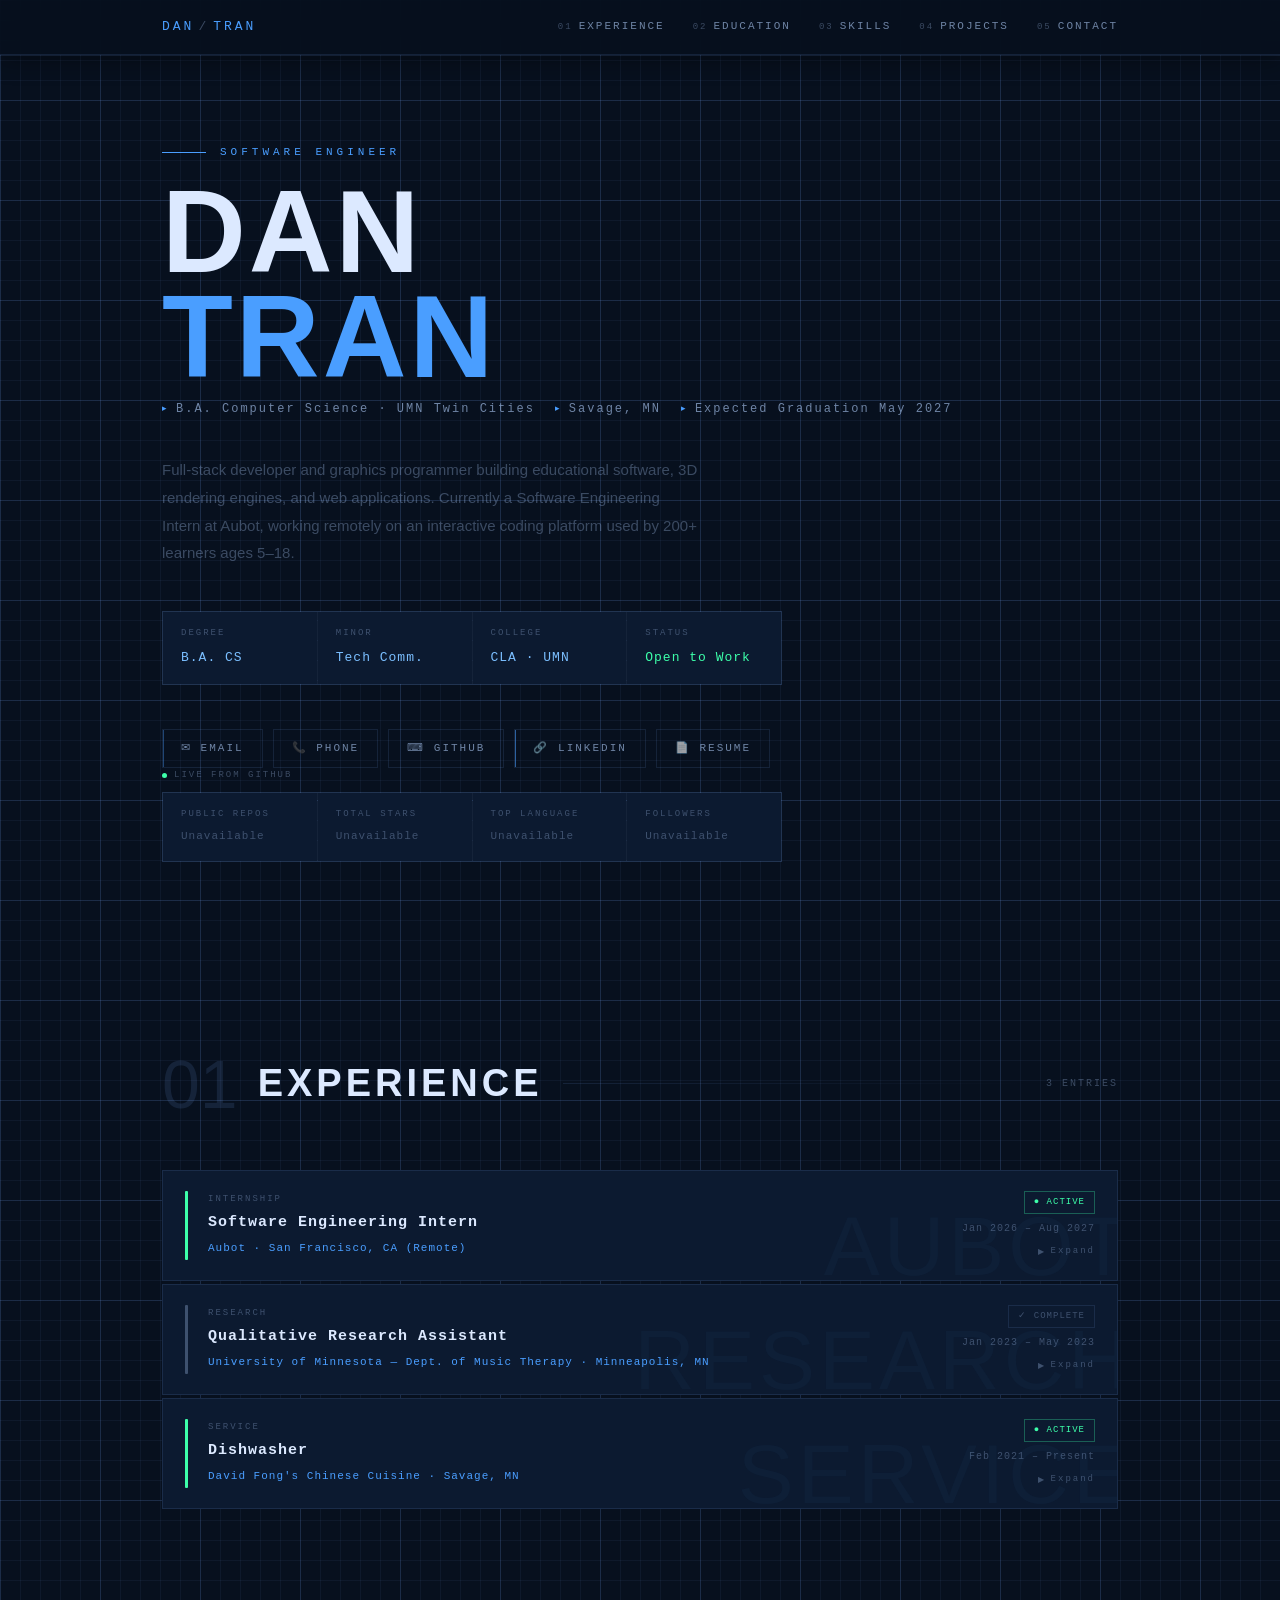
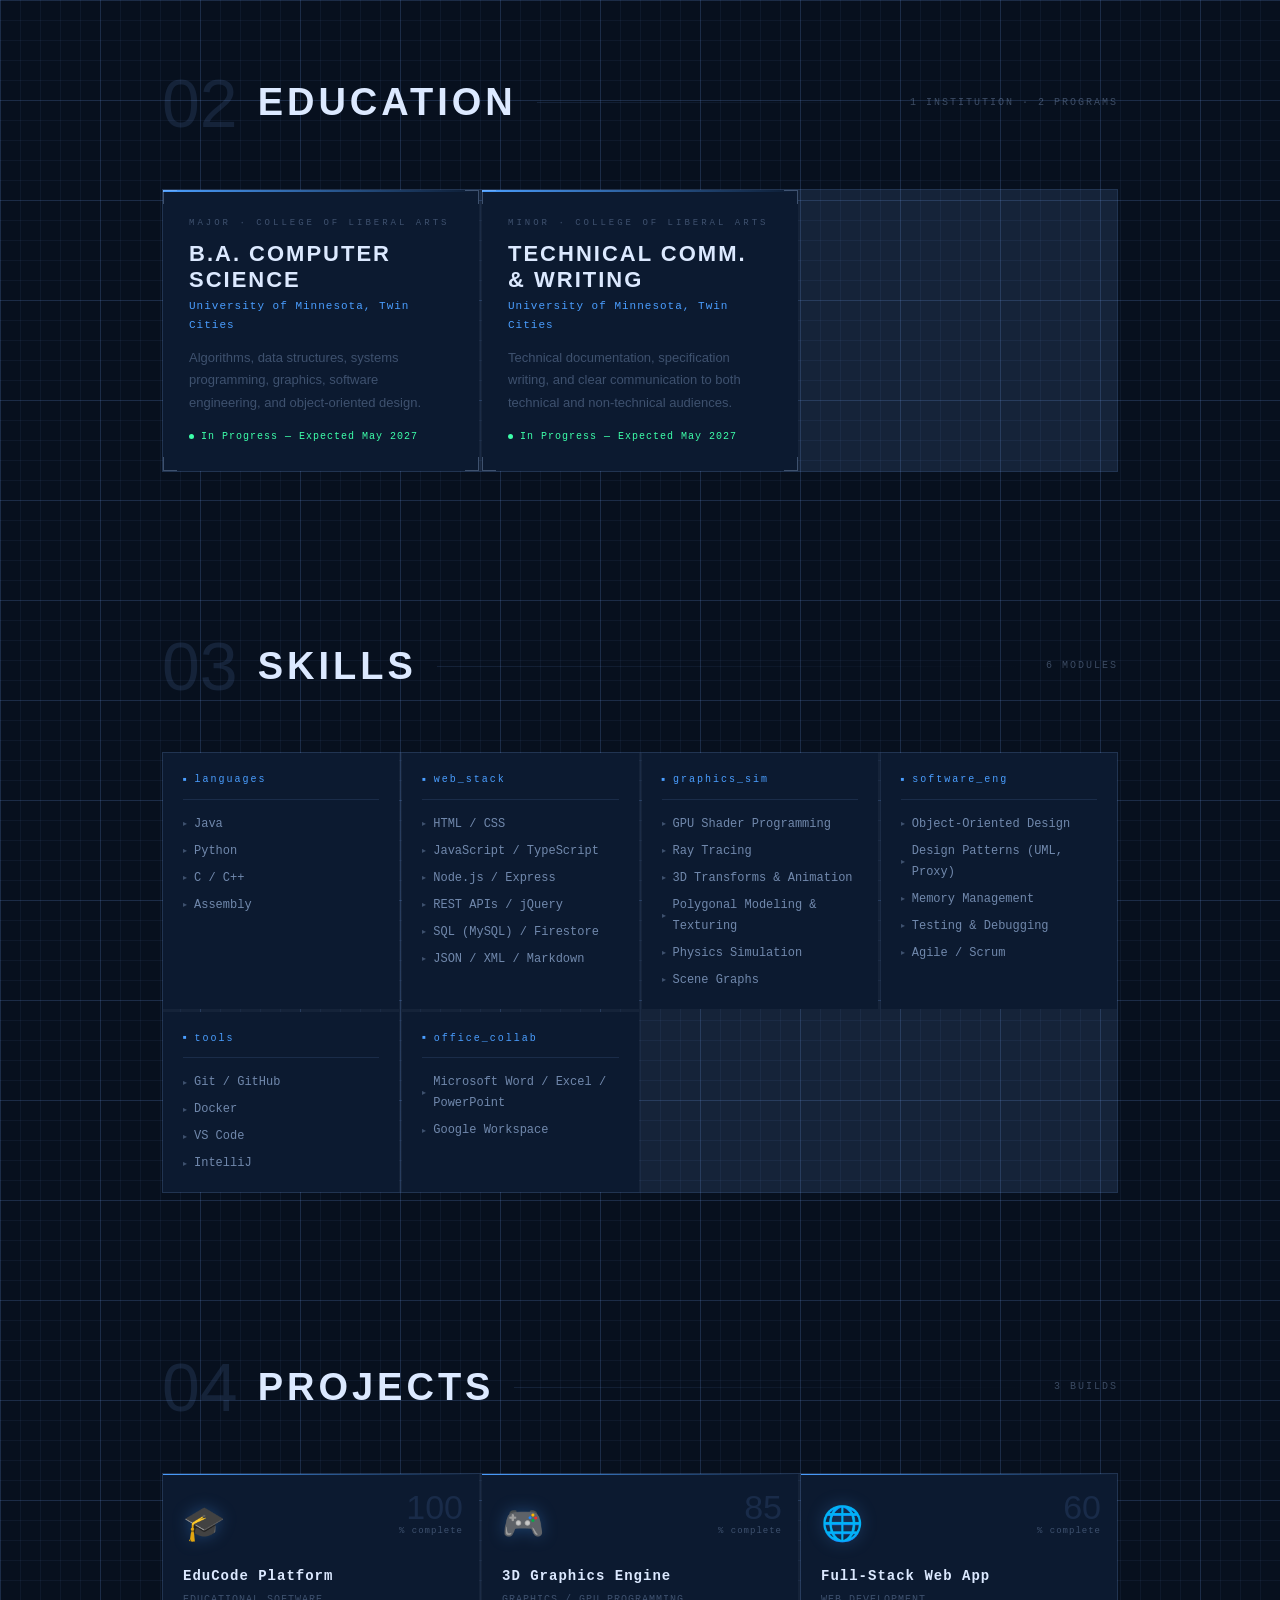
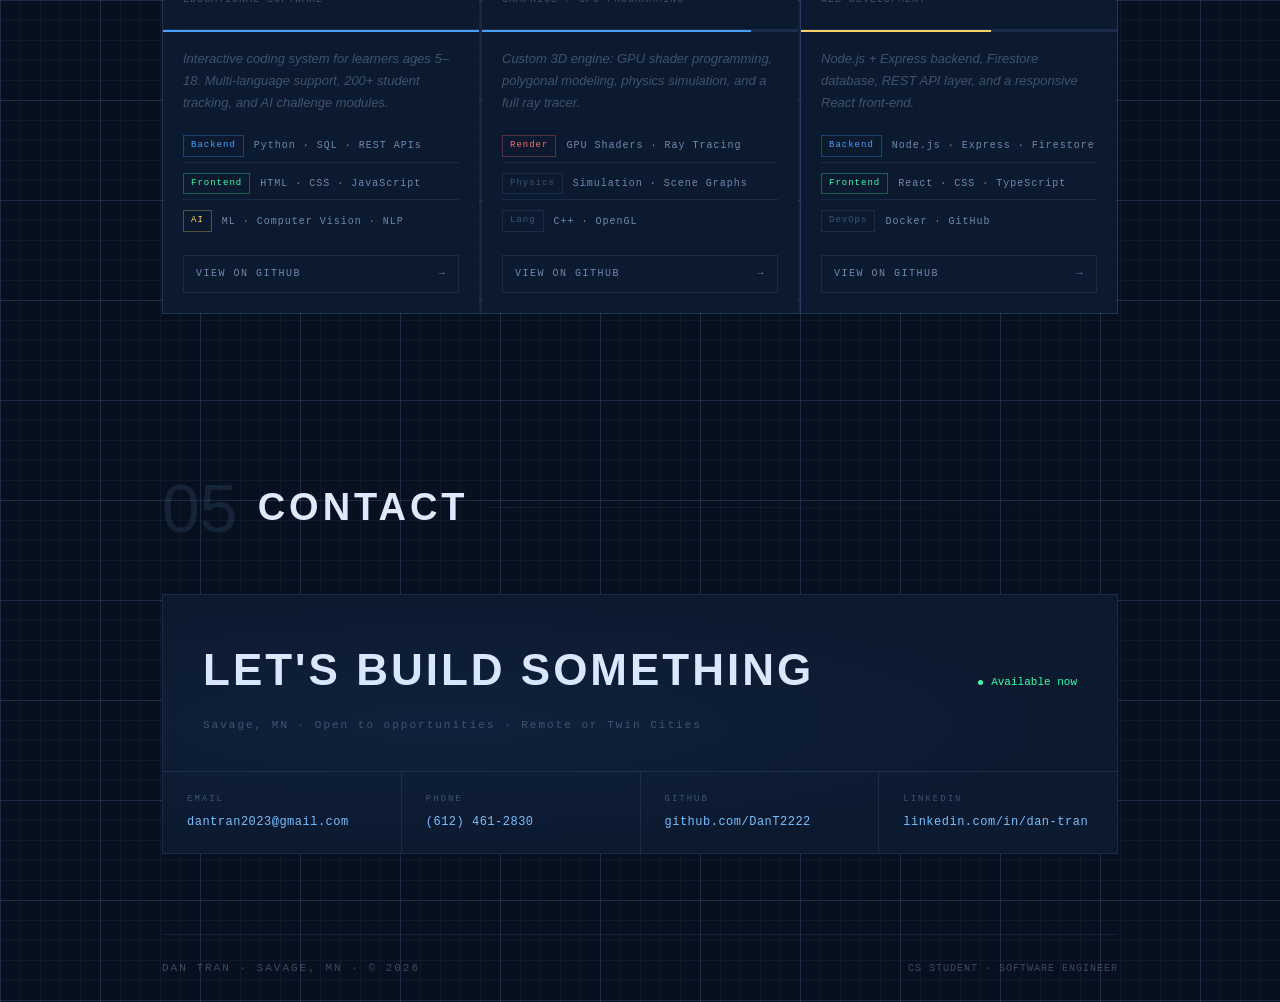
<file: index.html>
<!DOCTYPE html>
<!--
  ================================================================
  Dan Tran — Blueprint Portfolio
  ================================================================
  A dark-navy engineering schematic aesthetic.
  Grid lines, technical annotations, monospace type,
  and a cool data-panel for stats.

  Fonts: Share Tech Mono (labels/stats), Bebas Neue (display),
         Inter (body text)

  ────────────────────────────────────────────────────────────
  HOW TO ADD YOUR OWN PROJECT LINKS
  Search this file for "EDIT-ME" — every spot marked that way is
  a placeholder link (GitHub repo, live demo, resume PDF, etc.)
  that you should swap for your real URL. Each project card has
  a data-repo attribute at the top and a "View on GitHub" button
  near the bottom — update both to the same URL.
  ────────────────────────────────────────────────────────────
  ================================================================
-->
<html lang="en">
<head>
  <meta charset="UTF-8" />
  <meta name="viewport" content="width=device-width, initial-scale=1.0" />
  <title>Dan Tran — Software Engineer</title>
  <meta name="description" content="Dan Tran — Computer Science student at the University of Minnesota, Twin Cities. Software engineering intern, full-stack developer, and graphics programmer." />

  <!-- ────────────────────────────────────────────────────────
       FAVICON — inline SVG "DT" monogram, no separate file needed.
       ──────────────────────────────────────────────────────── -->
  <link rel="icon" type="image/svg+xml" href="data:image/svg+xml,%3Csvg xmlns='http://www.w3.org/2000/svg' viewBox='0 0 64 64'%3E%3Crect width='64' height='64' fill='%2307101e'/%3E%3Crect x='2' y='2' width='60' height='60' fill='none' stroke='%234a9eff' stroke-width='2'/%3E%3Ctext x='32' y='42' font-family='monospace' font-size='26' font-weight='bold' fill='%234a9eff' text-anchor='middle'%3EDT%3C/text%3E%3C/svg%3E" />
  <link rel="apple-touch-icon" href="icon-192.png" />
  <link rel="manifest" href="manifest.json" />
  <meta name="theme-color" content="#07101e" />

  <!-- ────────────────────────────────────────────────────────
       OPEN GRAPH / TWITTER CARD
       EDIT-ME: og:url and og:image assume this file is hosted as
       index.html at your site's root with og-image.png alongside
       it. Update the URLs once you know your real domain.
       ──────────────────────────────────────────────────────── -->
  <meta property="og:type" content="website" />
  <meta property="og:title" content="Dan Tran — Software Engineer" />
  <meta property="og:description" content="CS student at the University of Minnesota, Twin Cities. Full-stack developer, graphics programmer, and software engineering intern at Aubot." />
  <meta property="og:image" content="og-image.png" />
  <meta property="og:url" content="https://dant2222.github.io/" />
  <meta name="twitter:card" content="summary_large_image" />
  <meta name="twitter:title" content="Dan Tran — Software Engineer" />
  <meta name="twitter:description" content="CS student at the University of Minnesota, Twin Cities. Full-stack developer, graphics programmer, and software engineering intern at Aubot." />
  <meta name="twitter:image" content="og-image.png" />

  <!-- ────────────────────────────────────────────────────────
       SECURITY & CRAWLING
       - referrer-policy: don't leak this page's full URL (with
         any query params) to third-party sites you link out to.
       - CSP: only allow scripts/styles/fonts from this page and
         the two Google Fonts hosts, plus the GitHub API for the
         live stats widget. Blocks inline event injection from
         anything unexpected.
       - robots/canonical: EDIT-ME once you have a real domain.
       ──────────────────────────────────────────────────────── -->
  <meta name="referrer" content="strict-origin-when-cross-origin" />
  <meta http-equiv="Content-Security-Policy" content="default-src 'self'; style-src 'self' 'unsafe-inline' https://fonts.googleapis.com; font-src https://fonts.gstatic.com; img-src 'self' data: https:; connect-src 'self' https://api.github.com https://*.goatcounter.com; script-src 'self' 'unsafe-inline' https://gc.zgo.at; manifest-src 'self'; frame-ancestors 'none'; base-uri 'self';" />
  <meta name="robots" content="index, follow" />
  <link rel="canonical" href="https://dant2222.github.io/" /><!-- EDIT-ME -->

  <!-- Structured data — lets Google show a rich "Person" result -->
  <script type="application/ld+json">
  {
    "@context": "https://schema.org",
    "@type": "Person",
    "name": "Dan Tran",
    "jobTitle": "Software Engineering Intern",
    "email": "mailto:dantran2023@gmail.com",
    "telephone": "+1-612-461-2830",
    "address": { "@type": "PostalAddress", "addressLocality": "Savage", "addressRegion": "MN", "addressCountry": "US" },
    "alumniOf": { "@type": "CollegeOrUniversity", "name": "University of Minnesota, Twin Cities" },
    "url": "https://dant2222.github.io/",
    "sameAs": [
      "https://github.com/DanT2222",
      "https://linkedin.com/in/dan-tran-a37b4132b"
    ]
  }
  </script>

  <!-- Google Fonts -->
  <link rel="preconnect" href="https://fonts.googleapis.com" />
  <link rel="preconnect" href="https://fonts.gstatic.com" crossorigin />
  <link
    href="https://fonts.googleapis.com/css2?family=Share+Tech+Mono&family=Bebas+Neue&family=Inter:wght@300;400;500&display=swap"
    rel="stylesheet"
  />

  <style>
    /* ============================================================
       COLOR & FONT TOKENS
       Change a value here and it updates everywhere on the page.
       ============================================================ */
    :root {
      /* Backgrounds — navy scale from darkest to lightest */
      --bg-deep:      #07101e;
      --bg-card:      #0c1a30;
      --bg-raised:    #142038;
      --bg-hover:     #1a2a48;

      /* Blueprint grid lines */
      --grid-minor:   rgba(120, 170, 255, 0.06);
      --grid-major:   rgba(120, 170, 255, 0.13);

      /* Borders */
      --border-faint: rgba(120, 170, 255, 0.12);
      --border-mid:   rgba(120, 170, 255, 0.22);

      /* Text */
      --text-bright:  #dce9ff;
      --text-mid:     rgba(180, 210, 255, 0.6);
      --text-dim:     rgba(180, 210, 255, 0.3);

      /* Accent colors */
      --blue:         #4a9eff;
      --blue-light:   #7bbfff;
      --green:        #3dffaa;
      --yellow:       #ffd166;
      --red:          #ff6b6b;

      /* Fonts */
      --font-display: 'Bebas Neue', sans-serif;
      --font-mono:    'Share Tech Mono', monospace;
      --font-body:    'Inter', sans-serif;

      /* Spacing */
      --gap-sm:  8px;
      --gap-md:  16px;
      --gap-lg:  32px;
      --gap-xl:  80px;

      /* Shape */
      --radius:  2px;
    }

    /* ── RESET ── */
    *, *::before, *::after {
      box-sizing: border-box;
      margin: 0;
      padding: 0;
    }

    html { scroll-behavior: smooth; }

    /* ── BASE ── */
    body {
      background-color: var(--bg-deep);
      color: var(--text-bright);
      font-family: var(--font-body);
      font-size: 14px;
      line-height: 1.75;
      overflow-x: hidden;

      /*
        Blueprint grid — four gradients layered:
        fine minor lines every 20px,
        heavier major lines every 100px
      */
      background-image:
        linear-gradient(var(--grid-minor) 1px, transparent 1px),
        linear-gradient(90deg, var(--grid-minor) 1px, transparent 1px),
        linear-gradient(var(--grid-major) 1px, transparent 1px),
        linear-gradient(90deg, var(--grid-major) 1px, transparent 1px);
      background-size: 20px 20px, 20px 20px, 100px 100px, 100px 100px;
    }

    a {
      color: var(--blue);
      text-decoration: none;
      transition: color 0.2s;
    }
    a:hover { color: var(--blue-light); }
    ul { list-style: none; }

    /* ============================================================
       KEYBOARD FOCUS STATES
       Visible focus rings for keyboard navigation. Uses
       :focus-visible so mouse clicks don't show a ring, only
       Tab/keyboard focus does.
       ============================================================ */
    a:focus-visible,
    button:focus-visible,
    .exp-block:focus-visible {
      outline: 2px solid var(--blue-light);
      outline-offset: 3px;
      border-radius: 1px;
    }
    .exp-block:focus-visible { outline-offset: -2px; }

    /* ── Skip link ──
       Hidden off-screen until it receives keyboard focus, then
       jumps to the top-left as a visible, high-contrast button. */
    .skip-link {
      position: absolute;
      top: -60px;
      left: 12px;
      z-index: 1000;
      background: var(--blue);
      color: var(--bg-deep);
      font-family: var(--font-mono);
      font-size: 12px;
      letter-spacing: 1px;
      padding: 10px 18px;
      transition: top 0.2s;
    }
    .skip-link:focus {
      top: 12px;
    }

    /* ── Reduced motion ──
       Respect the OS-level "reduce motion" accessibility setting:
       no scroll-fade, no pulsing dots, no hover slide animations. */
    @media (prefers-reduced-motion: reduce) {
      *, *::before, *::after {
        animation-duration: 0.001ms !important;
        animation-iteration-count: 1 !important;
        transition-duration: 0.001ms !important;
        scroll-behavior: auto !important;
      }
      .reveal { opacity: 1; transform: none; }
    }

    /* ── PAGE WRAPPER ── */
    .page-wrap {
      max-width: 1020px;
      margin: 0 auto;
      padding: 0 32px;
      position: relative;
      z-index: 1;
    }

    .page-section { padding: var(--gap-xl) 0; }


    /* ============================================================
       BLUEPRINT CORNER MARKS
       Small L-shaped marks in the corners of cards —
       like measurement annotations on engineering drawings.
       ============================================================ */
    .corner-mark {
      position: absolute;
      width: 14px;
      height: 14px;
      border-color: var(--text-dim);
      border-style: solid;
      border-width: 0;
    }
    .corner-mark.top-left     { top: 0;    left: 0;  border-top-width: 1px;    border-left-width: 1px; }
    .corner-mark.top-right    { top: 0;    right: 0; border-top-width: 1px;    border-right-width: 1px; }
    .corner-mark.bottom-left  { bottom: 0; left: 0;  border-bottom-width: 1px; border-left-width: 1px; }
    .corner-mark.bottom-right { bottom: 0; right: 0; border-bottom-width: 1px; border-right-width: 1px; }


    /* ============================================================
       SCROLL REVEAL
       Elements start invisible + shifted down.
       JS adds .is-visible when they enter the viewport.
       ============================================================ */
    .reveal {
      opacity: 0;
      transform: translateY(16px);
      transition: opacity 0.5s ease, transform 0.5s ease;
    }
    .reveal.is-visible {
      opacity: 1;
      transform: translateY(0);
    }


    /* ============================================================
       NAVIGATION
       Sticky top bar with a subtle frosted glass effect.
       ============================================================ */
    .site-nav {
      position: sticky;
      top: 0;
      z-index: 100;
      background: rgba(7, 16, 30, 0.95);
      backdrop-filter: blur(12px);
      border-bottom: 1px solid var(--border-faint);
      box-shadow: 0 1px 0 var(--border-faint), 0 4px 24px rgba(0, 0, 0, 0.4);
    }

    .nav-row {
      display: flex;
      align-items: center;
      justify-content: space-between;
      max-width: 1020px;
      margin: 0 auto;
      padding: 0 32px;
      height: 54px;
    }

    /* Site name / logo */
    .nav-logo {
      font-family: var(--font-mono);
      font-size: 13px;
      color: var(--blue);
      letter-spacing: 3px;
    }
    .nav-logo .separator { color: var(--text-dim); margin: 0 4px; }

    /* Nav links */
    .nav-links { display: flex; gap: 28px; }

    .nav-link {
      font-family: var(--font-mono);
      font-size: 11px;
      letter-spacing: 2px;
      color: var(--text-mid);
      text-transform: uppercase;
      transition: color 0.2s;
      position: relative;
    }

    /* Section number prefix shown before each link */
    .nav-link::before {
      content: attr(data-index);
      color: var(--text-dim);
      margin-right: 6px;
      font-size: 9px;
    }

    .nav-link:hover { color: var(--text-bright); }


    /* ============================================================
       HERO SECTION
       Big name, specs, data panel, and contact links.
       ============================================================ */
    .hero-section { padding: 88px 0 64px; }

    /* Small label above the name: "— FEATURED PROFILE" */
    .hero-eyebrow {
      font-family: var(--font-mono);
      font-size: 11px;
      color: var(--blue);
      letter-spacing: 4px;
      text-transform: uppercase;
      margin-bottom: 18px;
      display: flex;
      align-items: center;
      gap: 14px;
    }
    .hero-eyebrow::before {
      content: '';
      display: block;
      width: 44px;
      height: 1px;
      background: var(--blue);
    }

    /* The name itself — huge display type */
    .hero-name {
      font-family: var(--font-display);
      font-size: clamp(64px, 9.5vw, 116px);
      color: var(--text-bright);
      line-height: 0.9;
      letter-spacing: 3px;
      margin-bottom: 10px;
    }
    .hero-name .accent-line {
      color: var(--blue);
      display: block;
    }

    /* Role / location tags in a row */
    .hero-tags {
      font-family: var(--font-mono);
      font-size: 12px;
      color: var(--text-mid);
      letter-spacing: 2px;
      margin-bottom: 36px;
      display: flex;
      align-items: center;
      gap: 20px;
      flex-wrap: wrap;
    }
    .hero-tags .tag {
      display: flex;
      align-items: center;
      gap: 7px;
    }
    .hero-tags .tag::before {
      content: '▸';
      color: var(--blue);
      font-size: 9px;
    }

    /* Short bio paragraph */
    .hero-bio {
      font-size: 15px;
      font-weight: 300;
      color: var(--text-dim);
      line-height: 1.85;
      max-width: 540px;
      margin-bottom: 44px;
    }

    /* ── Data Panel ──
       4-cell grid styled like a technical spec sheet. */
    .data-panel {
      display: grid;
      grid-template-columns: repeat(4, 1fr);
      gap: 1px;
      background: var(--border-faint);
      border: 1px solid var(--border-faint);
      max-width: 620px;
      margin-bottom: 44px;
    }

    .data-cell { background: var(--bg-card); padding: 14px 18px; }

    .data-cell-label {
      font-family: var(--font-mono);
      font-size: 9px;
      color: var(--text-dim);
      letter-spacing: 2px;
      text-transform: uppercase;
      margin-bottom: 5px;
    }

    .data-cell-value {
      font-family: var(--font-mono);
      font-size: 13px;
      color: var(--blue-light);
      letter-spacing: 1px;
    }

    /* ── Live GitHub stats panel ── */
    .github-stats-panel {
      max-width: 620px;
      margin-bottom: 44px;
    }

    .gh-stats-label {
      font-family: var(--font-mono);
      font-size: 9px;
      color: var(--text-dim);
      letter-spacing: 2px;
      text-transform: uppercase;
      margin-bottom: 8px;
      display: flex;
      align-items: center;
      gap: 7px;
    }

    .gh-stats-dot {
      width: 5px;
      height: 5px;
      background: var(--green);
      border-radius: 50%;
      animation: pulse-glow 2s ease-in-out infinite;
    }

    /* Reuses .data-panel/.data-cell styling; dim out until loaded */
    .gh-stats-grid .data-cell-value.is-loading { color: var(--text-dim); }
    .gh-stats-grid .data-cell-value.is-error   { color: var(--text-dim); font-size: 11px; }

    /* ── Contact link buttons ── */
    .hero-contact-links {
      display: flex;
      flex-wrap: wrap;
      gap: 10px;
    }

    .hero-contact-btn {
      font-family: var(--font-mono);
      font-size: 11px;
      color: var(--text-mid);
      border: 1px solid var(--border-faint);
      padding: 9px 18px;
      letter-spacing: 2px;
      text-transform: uppercase;
      transition: all 0.2s;
      position: relative;
      overflow: hidden;
    }

    /* Blue fill slides in from the left on hover */
    .hero-contact-btn::before {
      content: '';
      position: absolute;
      inset: 0;
      background: var(--blue);
      transform: translateX(-100%);
      transition: transform 0.2s;
      z-index: 0;
    }

    .hero-contact-btn .btn-label {
      position: relative;
      z-index: 1;
    }

    .hero-contact-btn:hover {
      color: var(--bg-deep);
      border-color: var(--blue);
    }
    .hero-contact-btn:hover::before { transform: translateX(0); }


    /* ============================================================
       SECTION HEADERS
       Large ghost number + title + rule line.
       ============================================================ */
    .section-header {
      display: flex;
      align-items: center;
      gap: 20px;
      margin-bottom: 52px;
    }

    /* Giant faint number — decorative, in the background */
    .section-number {
      font-family: var(--font-display);
      font-size: 68px;
      color: var(--border-faint);
      line-height: 1;
      flex-shrink: 0;
      user-select: none;
    }

    .section-title {
      font-family: var(--font-display);
      font-size: 38px;
      color: var(--text-bright);
      letter-spacing: 4px;
    }

    /* Line that fills remaining space */
    .section-rule {
      flex: 1;
      height: 1px;
      background: linear-gradient(90deg, var(--border-faint), transparent);
    }

    .section-count {
      font-family: var(--font-mono);
      font-size: 10px;
      color: var(--text-dim);
      letter-spacing: 2px;
      text-transform: uppercase;
      flex-shrink: 0;
    }


    /* ============================================================
       EXPERIENCE — EXPANDABLE BLOCKS
       Each job is a schematic block. Click to expand details.
       "Expand ▶" hint on the right side of each header row.
       ============================================================ */
    .exp-list {
      display: flex;
      flex-direction: column;
      gap: 3px;
    }

    /* The outer block */
    .exp-block {
      background: var(--bg-card);
      border: 1px solid var(--border-faint);
      position: relative;
      overflow: hidden;
      cursor: pointer;
      transition: border-color 0.2s, background 0.2s;
    }

    .exp-block:hover {
      border-color: var(--border-mid);
      background: var(--bg-raised);
    }

    /* Large faint watermark text in the bottom-right corner */
    .exp-block::after {
      content: attr(data-watermark);
      position: absolute;
      right: -16px;
      bottom: -8px;
      font-family: var(--font-display);
      font-size: 84px;
      color: rgba(74, 158, 255, 0.035);
      pointer-events: none;
      line-height: 1;
      letter-spacing: 4px;
      user-select: none;
    }

    /* ── Summary row (always visible) ── */
    .exp-summary {
      display: flex;
      align-items: center;
      gap: 20px;
      padding: 20px 22px;
    }

    /* Thin colored bar on the left edge: green = active, dim = done */
    .exp-status-stripe {
      width: 3px;
      align-self: stretch;
      flex-shrink: 0;
      border-radius: 1px;
    }
    .exp-status-stripe.is-active  { background: var(--green); }
    .exp-status-stripe.is-done    { background: var(--text-dim); }

    /* Left side: type, title, company */
    .exp-summary-left { flex: 1; min-width: 0; }

    .exp-role-type {
      font-family: var(--font-mono);
      font-size: 9px;
      color: var(--text-dim);
      letter-spacing: 2px;
      text-transform: uppercase;
      margin-bottom: 2px;
    }

    .exp-role-title {
      font-family: var(--font-mono);
      font-size: 15px;
      color: var(--text-bright);
      letter-spacing: 1px;
      margin-bottom: 3px;
    }

    .exp-company {
      font-family: var(--font-mono);
      font-size: 11px;
      color: var(--blue);
      letter-spacing: 1px;
    }

    /* Right side: badge, date, expand hint */
    .exp-summary-right {
      display: flex;
      flex-direction: column;
      align-items: flex-end;
      gap: 6px;
      flex-shrink: 0;
    }

    /* Active / complete status badge */
    .exp-status-badge {
      font-family: var(--font-mono);
      font-size: 9px;
      letter-spacing: 1px;
      text-transform: uppercase;
      padding: 3px 9px;
      border: 1px solid;
    }
    .exp-status-badge.is-active {
      color: var(--green);
      border-color: rgba(61, 255, 170, 0.3);
    }
    .exp-status-badge.is-done {
      color: var(--text-dim);
      border-color: var(--border-faint);
    }

    .exp-date {
      font-family: var(--font-mono);
      font-size: 10px;
      color: var(--text-dim);
      letter-spacing: 1px;
    }

    /* "▶ Expand" hint — rotates arrow when open */
    .exp-expand-hint {
      font-family: var(--font-mono);
      font-size: 9px;
      color: var(--text-dim);
      letter-spacing: 2px;
      display: flex;
      align-items: center;
      gap: 5px;
      transition: color 0.2s;
    }

    .exp-expand-arrow {
      font-size: 8px;
      transition: transform 0.3s ease;
    }

    .exp-block.is-open .exp-expand-hint { color: var(--blue); }
    .exp-block.is-open .exp-expand-arrow { transform: rotate(90deg); }
    .exp-block:hover .exp-expand-hint { color: var(--text-mid); }

    /* ── Expandable details panel ── */
    .exp-details {
      max-height: 0;
      overflow: hidden;
      transition: max-height 0.4s ease;
    }

    .exp-block.is-open .exp-details { max-height: 620px; }

    /* Content inside the panel */
    .exp-details-inner {
      padding: 0 22px 22px 45px;
      border-top: 1px solid var(--border-faint);
    }

    /* Italic lore/flavor line at the top of the panel */
    .exp-flavor-text {
      font-family: var(--font-mono);
      font-size: 11px;
      color: var(--blue);
      opacity: 0.55;
      font-style: italic;
      padding: 14px 0 12px;
      border-bottom: 1px solid var(--border-faint);
      margin-bottom: 14px;
    }
    .exp-flavor-text::before { content: '// '; color: var(--text-dim); }

    /* Numbered bullet lines */
    .exp-bullet-list {
      display: flex;
      flex-direction: column;
      gap: 6px;
      margin-bottom: 16px;
    }

    .exp-bullet-row {
      display: flex;
      gap: 12px;
      font-size: 13px;
      color: rgba(180, 210, 255, 0.6);
      line-height: 1.65;
    }

    .exp-line-number {
      font-family: var(--font-mono);
      font-size: 10px;
      color: var(--text-dim);
      min-width: 20px;
      text-align: right;
      flex-shrink: 0;
      padding-top: 2px;
    }

    /* Skill tag pills */
    .exp-tag-row { display: flex; flex-wrap: wrap; gap: 5px; }

    .exp-tag {
      font-family: var(--font-mono);
      font-size: 10px;
      color: var(--text-dim);
      background: rgba(74, 158, 255, 0.05);
      border: 1px solid var(--border-faint);
      padding: 3px 9px;
      letter-spacing: 1px;
    }


    /* ============================================================
       EDUCATION CARDS
       Corner measurement marks give it the schematic feel.
       ============================================================ */
    .education-grid {
      display: grid;
      grid-template-columns: repeat(auto-fill, minmax(310px, 1fr));
      gap: 3px;
      background: var(--border-faint);
      border: 1px solid var(--border-faint);
    }

    .edu-card {
      background: var(--bg-card);
      padding: 26px;
      position: relative;
      transition: background 0.2s;
    }

    .edu-card:hover { background: var(--bg-raised); }

    /* Gradient line across the top of each card */
    .edu-card::before {
      content: '';
      position: absolute;
      top: 0; left: 0; right: 0;
      height: 2px;
      background: linear-gradient(90deg, var(--blue), transparent);
    }

    .edu-card-type {
      font-family: var(--font-mono);
      font-size: 9px;
      color: var(--text-dim);
      letter-spacing: 3px;
      text-transform: uppercase;
      margin-bottom: 10px;
    }

    .edu-card-name {
      font-family: var(--font-display);
      font-size: 22px;
      color: var(--text-bright);
      letter-spacing: 2px;
      margin-bottom: 5px;
      line-height: 1.15;
    }

    .edu-card-school {
      font-family: var(--font-mono);
      font-size: 11px;
      color: var(--blue);
      letter-spacing: 1px;
      margin-bottom: 12px;
    }

    .edu-card-desc {
      font-size: 13px;
      color: var(--text-dim);
      line-height: 1.7;
      margin-bottom: 14px;
    }

    /* Pulsing green dot + "In Progress" label */
    .edu-card-status {
      font-family: var(--font-mono);
      font-size: 10px;
      color: var(--green);
      display: flex;
      align-items: center;
      gap: 7px;
      letter-spacing: 1px;
    }

    .status-pulse-dot {
      width: 5px;
      height: 5px;
      background: var(--green);
      border-radius: 50%;
      animation: pulse-glow 2s ease-in-out infinite;
    }

    @keyframes pulse-glow {
      0%, 100% { opacity: 1; box-shadow: 0 0 0 0 rgba(61, 255, 170, 0.4); }
      50%       { opacity: 0.5; box-shadow: 0 0 0 4px transparent; }
    }


    /* ============================================================
       SKILLS GRID
       Each block is a category with its own color-coded tags.
       ============================================================ */
    .skills-grid {
      display: grid;
      grid-template-columns: repeat(auto-fill, minmax(220px, 1fr));
      gap: 3px;
      background: var(--border-faint);
      border: 1px solid var(--border-faint);
    }

    .skill-block {
      background: var(--bg-card);
      padding: 18px 20px;
      transition: background 0.2s;
    }

    .skill-block:hover { background: var(--bg-raised); }

    /* Category label at top of each block */
    .skill-category-label {
      font-family: var(--font-mono);
      font-size: 10px;
      color: var(--blue);
      letter-spacing: 2px;
      text-transform: lowercase;
      margin-bottom: 14px;
      padding-bottom: 10px;
      border-bottom: 1px solid var(--border-faint);
      display: flex;
      align-items: center;
      gap: 6px;
    }

    /* Tiny square marker before the label */
    .skill-category-label::before {
      content: '■';
      font-size: 6px;
      color: var(--blue);
    }

    .skill-item-list { display: flex; flex-direction: column; gap: 6px; }

    .skill-item {
      font-family: var(--font-mono);
      font-size: 12px;
      color: var(--text-mid);
      display: flex;
      align-items: center;
      gap: 7px;
    }

    .skill-item::before {
      content: '▸';
      color: var(--text-dim);
      font-size: 8px;
    }


    /* ============================================================
       PROJECT CARDS
       Header band with icon, name, completion % and a progress bar.
       ============================================================ */
    .projects-grid {
      display: grid;
      grid-template-columns: repeat(auto-fill, minmax(295px, 1fr));
      gap: 3px;
      background: var(--border-faint);
      border: 1px solid var(--border-faint);
    }

    .project-card {
      background: var(--bg-card);
      overflow: hidden;
      transition: background 0.2s;
      display: flex;
      flex-direction: column;
    }

    .project-card:hover { background: var(--bg-raised); }

    /* Darker header band */
    .project-header {
      padding: 20px;
      border-bottom: 1px solid var(--border-faint);
      position: relative;
    }

    /* Thin gradient rule at the very top of each header */
    .project-header::before {
      content: '';
      position: absolute;
      top: 0; left: 0; right: 0;
      height: 1px;
      background: linear-gradient(90deg, var(--blue), transparent);
    }

    .project-icon {
      display: block;
      font-size: 34px;
      margin-bottom: 10px;
      filter: drop-shadow(0 0 8px rgba(74, 158, 255, 0.3));
    }

    .project-name {
      font-family: var(--font-mono);
      font-size: 14px;
      color: var(--text-bright);
      letter-spacing: 1px;
      margin-bottom: 3px;
    }

    .project-type {
      font-family: var(--font-mono);
      font-size: 10px;
      color: var(--text-dim);
      letter-spacing: 1px;
      text-transform: uppercase;
    }

    /* Completion % badge in top-right */
    .project-completion {
      position: absolute;
      top: 16px;
      right: 16px;
      text-align: right;
    }

    .project-pct-number {
      font-family: var(--font-display);
      font-size: 34px;
      color: var(--border-faint);
      line-height: 1;
    }

    .project-pct-label {
      font-family: var(--font-mono);
      font-size: 9px;
      color: var(--text-dim);
      letter-spacing: 1px;
    }

    /* Progress bar strip */
    .project-progress-bar {
      height: 2px;
      background: var(--border-faint);
    }

    .project-progress-fill {
      height: 100%;
      background: var(--blue);
    }

    .project-progress-fill.complete    { width: 100%; }
    .project-progress-fill.nearly-done { width: 85%; }
    .project-progress-fill.in-progress { width: 60%; background: var(--yellow); }

    /* Body section below the header */
    .project-body {
      padding: 16px 20px 20px;
      display: flex;
      flex-direction: column;
      flex: 1;
    }

    .project-description {
      font-size: 13px;
      color: var(--text-dim);
      line-height: 1.7;
      font-style: italic;
      margin-bottom: 16px;
    }

    /* Stack rows: [badge] tech · tech · tech */
    .project-tech-stack { display: flex; flex-direction: column; gap: 5px; margin-bottom: 18px; }

    .tech-stack-row {
      display: flex;
      align-items: center;
      gap: 10px;
      font-family: var(--font-mono);
      font-size: 10px;
      color: var(--text-mid);
      letter-spacing: 1px;
      padding: 5px 0;
      border-bottom: 1px solid var(--border-faint);
    }

    .tech-stack-row:last-child { border-bottom: none; }

    /* Colored category badge on the left */
    .tech-badge {
      font-size: 9px;
      padding: 2px 7px;
      border: 1px solid;
      flex-shrink: 0;
      letter-spacing: 1px;
    }
    .tech-badge.blue   { color: var(--blue);   border-color: rgba(74,158,255,0.3); }
    .tech-badge.green  { color: var(--green);  border-color: rgba(61,255,170,0.3); }
    .tech-badge.yellow { color: var(--yellow); border-color: rgba(255,209,102,0.3); }
    .tech-badge.red    { color: var(--red);    border-color: rgba(255,107,107,0.3); }
    .tech-badge.dim    { color: var(--text-dim); border-color: var(--border-faint); }

    /* "View on GitHub" link pinned to the bottom of each project card */
    .project-repo-link {
      margin-top: auto;
      display: flex;
      align-items: center;
      justify-content: space-between;
      font-family: var(--font-mono);
      font-size: 10px;
      letter-spacing: 1.5px;
      text-transform: uppercase;
      color: var(--text-mid);
      border: 1px solid var(--border-faint);
      padding: 9px 12px;
      transition: all 0.2s;
    }
    .project-repo-link:hover {
      color: var(--bg-deep);
      background: var(--blue);
      border-color: var(--blue);
    }
    .project-repo-link .repo-arrow { transition: transform 0.2s; }
    .project-repo-link:hover .repo-arrow { transform: translateX(3px); }


    /* ============================================================
       CONTACT SECTION
       Card with heading + available badge + link grid.
       ============================================================ */
    .contact-card {
      background: var(--bg-card);
      border: 1px solid var(--border-faint);
      position: relative;
      overflow: hidden;
    }

    /* Radial blue glow from the center */
    .contact-card::before {
      content: '';
      position: absolute;
      inset: 0;
      background: radial-gradient(ellipse at 30% 50%, rgba(74, 158, 255, 0.05) 0%, transparent 65%);
      pointer-events: none;
    }

    .contact-heading-row {
      padding: 36px 40px;
      border-bottom: 1px solid var(--border-faint);
      display: grid;
      grid-template-columns: 1fr auto;
      gap: 32px;
      align-items: center;
    }

    .contact-heading {
      font-family: var(--font-display);
      font-size: 44px;
      color: var(--text-bright);
      letter-spacing: 3px;
      margin-bottom: 8px;
    }

    .contact-subtitle {
      font-family: var(--font-mono);
      font-size: 11px;
      color: var(--text-dim);
      letter-spacing: 2px;
    }

    /* Pulsing green "available" indicator */
    .contact-available-badge {
      font-family: var(--font-mono);
      font-size: 11px;
      color: var(--green);
      display: flex;
      align-items: center;
      gap: 8px;
      flex-shrink: 0;
    }

    /* 4-cell link grid at the bottom of the contact card */
    .contact-links-grid {
      display: grid;
      grid-template-columns: repeat(4, 1fr);
      gap: 1px;
      background: var(--border-faint);
    }

    .contact-link-cell {
      background: var(--bg-card);
      padding: 20px 24px;
      display: flex;
      flex-direction: column;
      gap: 4px;
      transition: background 0.15s;
      text-decoration: none;
    }

    .contact-link-cell:hover { background: var(--bg-raised); }

    .contact-link-label {
      font-family: var(--font-mono);
      font-size: 9px;
      color: var(--text-dim);
      letter-spacing: 2px;
      text-transform: uppercase;
    }

    .contact-link-value {
      font-family: var(--font-mono);
      font-size: 12px;
      color: var(--blue-light);
      letter-spacing: 0.5px;
    }


    /* ============================================================
       FOOTER
       Simple one-liner at the very bottom.
       ============================================================ */
    .site-footer {
      border-top: 1px solid var(--border-faint);
      padding: 24px 0;
      display: flex;
      justify-content: space-between;
      align-items: center;
    }

    .footer-left {
      font-family: var(--font-mono);
      font-size: 11px;
      color: var(--text-dim);
      letter-spacing: 2px;
    }

    .footer-right {
      font-family: var(--font-mono);
      font-size: 10px;
      color: var(--text-dim);
      letter-spacing: 1px;
    }


    /* ============================================================
       RESPONSIVE — MOBILE
       Simplify layout on screens narrower than 640px.
       ============================================================ */
    @media (max-width: 640px) {
      .hero-name { font-size: 56px; }
      .nav-links { display: none; }

      .data-panel { grid-template-columns: repeat(2, 1fr); }

      .contact-heading-row { grid-template-columns: 1fr; }
      .contact-links-grid  { grid-template-columns: repeat(2, 1fr); }

      .site-footer { flex-direction: column; gap: 8px; text-align: center; }

      .exp-summary { flex-direction: column; align-items: flex-start; gap: 12px; }
      .exp-summary-right { align-items: flex-start; }
    }


    /* ============================================================
       PRINT STYLESHEET
       Strips the dark navy grid theme down to a clean black-on-white
       document, expands every collapsed experience block so nothing
       is missing, and hides interactive/decorative chrome that
       means nothing on paper.
       ============================================================ */
    @media print {
      body {
        background: #fff !important;
        background-image: none !important;
        color: #111 !important;
        font-size: 11px;
      }

      /* Hide anything that's purely navigational, decorative, or interactive */
      .site-nav,
      .hero-contact-links,
      .github-stats-panel,
      .contact-available-badge,
      .exp-expand-hint,
      .status-pulse-dot,
      .corner-mark,
      .site-footer .footer-right {
        display: none !important;
      }

      a { color: #111 !important; text-decoration: underline; }

      .hero-name, .section-title, .contact-heading,
      .edu-card-name { color: #111 !important; }

      .hero-eyebrow, .exp-role-title, .exp-company, .data-cell-value,
      .skill-item, .edu-card-school, .contact-link-value,
      .exp-tag, .project-name { color: #222 !important; }

      .hero-bio, .exp-bullet-row, .project-description,
      .edu-card-desc, .text-dim, .contact-subtitle { color: #333 !important; }

      /* Force every experience block open so bullets print in full */
      .exp-details { max-height: none !important; }
      .exp-block { border: 1px solid #ccc !important; break-inside: avoid; page-break-inside: avoid; background: #fff !important; }
      .exp-block::after { display: none !important; }

      .section-number { color: #ddd !important; }
      .section-rule, .border-faint, .exp-tag, .edu-card, .skill-block,
      .project-card, .data-cell, .contact-link-cell {
        border-color: #ccc !important;
        background: #fff !important;
      }

      .data-panel, .education-grid, .skills-grid, .projects-grid,
      .contact-links-grid { background: #ccc !important; }

      .project-progress-fill { background: #888 !important; }

      .page-section { padding: 20px 0; }
      .reveal { opacity: 1 !important; transform: none !important; }

      /* Projects on paper don't need visual cards — show as a compact list */
      .projects-grid { display: block; }
      .project-card { margin-bottom: 12px; border: 1px solid #ccc !important; }
      .project-repo-link::after { content: " (" attr(href) ")"; font-size: 9px; }
    }
  </style>
</head>

<body>

  <!-- Skip link: invisible until focused, lets keyboard/screen-reader
       users jump straight past the nav to the main content. -->
  <a href="#main-content" class="skip-link">Skip to content</a>

  <!-- ============================================================
       NAVIGATION
       Sticky bar. Links use data-index= for the number prefix
       shown in CSS with ::before.
       ============================================================ -->
  <nav class="site-nav">
    <div class="nav-row">

      <span class="nav-logo">
        DAN<span class="separator">/</span>TRAN
      </span>

      <div class="nav-links">
        <a href="#experience" class="nav-link" data-index="01">Experience</a>
        <a href="#education"  class="nav-link" data-index="02">Education</a>
        <a href="#skills"     class="nav-link" data-index="03">Skills</a>
        <a href="#projects"   class="nav-link" data-index="04">Projects</a>
        <a href="#contact"    class="nav-link" data-index="05">Contact</a>
      </div>

    </div>
  </nav>


  <!-- ============================================================
       HERO
       Name, role tags, bio, spec data panel, contact buttons.
       ============================================================ -->
  <header class="hero-section">
    <div class="page-wrap">

      <p class="hero-eyebrow">Software Engineer</p>

      <h1 class="hero-name">
        DAN<br>
        <span class="accent-line">TRAN</span>
      </h1>

      <div class="hero-tags">
        <span class="tag">B.A. Computer Science · UMN Twin Cities</span>
        <span class="tag">Savage, MN</span>
        <span class="tag">Expected Graduation May 2027</span>
      </div>

      <p class="hero-bio">
        Full-stack developer and graphics programmer building educational software,
        3D rendering engines, and web applications. Currently a Software Engineering
        Intern at Aubot, working remotely on an interactive coding platform used by
        200+ learners ages 5–18.
      </p>

      <!-- Spec data panel — 4 stats in a grid -->
      <div class="data-panel">
        <div class="data-cell">
          <p class="data-cell-label">Degree</p>
          <p class="data-cell-value">B.A. CS</p>
        </div>
        <div class="data-cell">
          <p class="data-cell-label">Minor</p>
          <p class="data-cell-value">Tech Comm.</p>
        </div>
        <div class="data-cell">
          <p class="data-cell-label">College</p>
          <p class="data-cell-value">CLA · UMN</p>
        </div>
        <div class="data-cell">
          <p class="data-cell-label">Status</p>
          <p class="data-cell-value" style="color: var(--green);">Open to Work</p>
        </div>
      </div>

      <!-- Contact / social links -->
      <div class="hero-contact-links">
        <a href="mailto:dantran2023@gmail.com" class="hero-contact-btn"><span class="btn-label">✉ Email</span></a>
        <a href="tel:+16124612830"              class="hero-contact-btn"><span class="btn-label">📞 Phone</span></a>
        <!-- EDIT-ME: replace with your real GitHub profile URL -->
        <a href="https://github.com/DanT2222" target="_blank" rel="noopener noreferrer" class="hero-contact-btn"><span class="btn-label">⌨ GitHub</span></a>
        <a href="https://linkedin.com/in/dan-tran-a37b4132b" target="_blank" rel="noopener noreferrer" class="hero-contact-btn"><span class="btn-label">🔗 LinkedIn</span></a>
        <!-- EDIT-ME: upload resume.pdf next to this file, or replace with a link to a hosted copy -->
        <a href="resume.pdf" target="_blank" rel="noopener noreferrer" class="hero-contact-btn"><span class="btn-label">📄 Resume</span></a>
      </div>

      <!-- ======================================================
           LIVE GITHUB STATS
           Fetched client-side from the public GitHub API — no
           key required, so this works on a static site. Shows a
           loading state, then repo count / stars / top language.
           EDIT-ME: change GITHUB_USERNAME in the script at the
           bottom of the page to your real GitHub username.
           ====================================================== -->
      <div class="github-stats-panel" id="githubStatsPanel" aria-live="polite">
        <div class="gh-stats-label">
          <span class="gh-stats-dot"></span>
          Live from GitHub
        </div>
        <div class="data-panel gh-stats-grid" id="githubStatsGrid">
          <div class="data-cell"><p class="data-cell-label">Public Repos</p><p class="data-cell-value" data-field="repos">—</p></div>
          <div class="data-cell"><p class="data-cell-label">Total Stars</p><p class="data-cell-value" data-field="stars">—</p></div>
          <div class="data-cell"><p class="data-cell-label">Top Language</p><p class="data-cell-value" data-field="language">—</p></div>
          <div class="data-cell"><p class="data-cell-label">Followers</p><p class="data-cell-value" data-field="followers">—</p></div>
        </div>
      </div>

    </div>
  </header>


  <main id="main-content">

    <!-- ==========================================================
         EXPERIENCE
         Each job is a schematic block. Click to expand details.
         data-watermark sets the large faint background text.
         ========================================================== -->
    <section id="experience" class="page-section">
      <div class="page-wrap">

        <div class="section-header reveal">
          <span class="section-number">01</span>
          <h2 class="section-title">EXPERIENCE</h2>
          <div class="section-rule"></div>
          <span class="section-count">3 entries</span>
        </div>

        <div class="exp-list">

          <!-- JOB 1: Aubot — current internship -->
          <div class="exp-block reveal" id="job-aubot" data-watermark="AUBOT" tabindex="0" role="button" aria-expanded="false" onclick="toggleJob('job-aubot')" onkeydown="if(event.key==='Enter'||event.key===' '){event.preventDefault();toggleJob('job-aubot');}">

            <!-- Summary row: always visible -->
            <div class="exp-summary">
              <div class="exp-status-stripe is-active"></div>

              <div class="exp-summary-left">
                <p class="exp-role-type">Internship</p>
                <h3 class="exp-role-title">Software Engineering Intern</h3>
                <p class="exp-company">Aubot · San Francisco, CA (Remote)</p>
              </div>

              <div class="exp-summary-right">
                <span class="exp-status-badge is-active">● Active</span>
                <p class="exp-date">Jan 2026 – Aug 2027</p>
                <div class="exp-expand-hint">
                  <span class="exp-expand-arrow">▶</span>
                  Expand
                </div>
              </div>
            </div>

            <!-- Details: hidden until block is clicked -->
            <div class="exp-details">
              <div class="exp-details-inner">
                <p class="exp-flavor-text">A remote forge where young learners explore code for the very first time.</p>
                <div class="exp-bullet-list">
                  <div class="exp-bullet-row"><span class="exp-line-number">1</span><span>Designed, implemented, and tested coding exercises in Python, Java, and additional languages (C, HTML, CSS, JavaScript, SQL, Assembly) for an interactive educational platform geared toward kids ages 5–18.</span></div>
                  <div class="exp-bullet-row"><span class="exp-line-number">2</span><span>Collaborated with a remote team to develop a virtual platform, write specifications for scripts, and monitor progress for over 200 learners.</span></div>
                  <div class="exp-bullet-row"><span class="exp-line-number">3</span><span>Applied Python data structures and classes, Java object-oriented principles, and algorithms including graph traversal, dynamic programming, and sorting/searching.</span></div>
                  <div class="exp-bullet-row"><span class="exp-line-number">4</span><span>Contributed to AI-related exercises covering machine learning, computer vision, and NLP, with real-world applications across healthcare, environment, and society.</span></div>
                  <div class="exp-bullet-row"><span class="exp-line-number">5</span><span>Strengthened teamwork, communication, and project management skills while taking projects from concept to delivery in a fully remote environment.</span></div>
                </div>
                <div class="exp-tag-row">
                  <span class="exp-tag">Python</span>
                  <span class="exp-tag">Java</span>
                  <span class="exp-tag">C</span>
                  <span class="exp-tag">JavaScript</span>
                  <span class="exp-tag">SQL</span>
                  <span class="exp-tag">Assembly</span>
                  <span class="exp-tag">Machine Learning</span>
                  <span class="exp-tag">Remote Collaboration</span>
                </div>
              </div>
            </div>

          </div><!-- end #job-aubot -->


          <!-- JOB 2: Research Assistant -->
          <div class="exp-block reveal" id="job-research" data-watermark="RESEARCH" tabindex="0" role="button" aria-expanded="false" onclick="toggleJob('job-research')" onkeydown="if(event.key==='Enter'||event.key===' '){event.preventDefault();toggleJob('job-research');}">

            <div class="exp-summary">
              <div class="exp-status-stripe is-done"></div>

              <div class="exp-summary-left">
                <p class="exp-role-type">Research</p>
                <h3 class="exp-role-title">Qualitative Research Assistant</h3>
                <p class="exp-company">University of Minnesota — Dept. of Music Therapy · Minneapolis, MN</p>
              </div>

              <div class="exp-summary-right">
                <span class="exp-status-badge is-done">✓ Complete</span>
                <p class="exp-date">Jan 2023 – May 2023</p>
                <div class="exp-expand-hint">
                  <span class="exp-expand-arrow">▶</span>
                  Expand
                </div>
              </div>
            </div>

            <div class="exp-details">
              <div class="exp-details-inner">
                <p class="exp-flavor-text">A quieter quest — mapping the uncharted territories of human experience.</p>
                <div class="exp-bullet-list">
                  <div class="exp-bullet-row"><span class="exp-line-number">1</span><span>Investigated the experiences and challenges faced by individuals transitioning into the field of music therapy as part of a qualitative research study.</span></div>
                  <div class="exp-bullet-row"><span class="exp-line-number">2</span><span>Assisted with data collection, literature review, and thematic analysis under the supervision of Dr. Silverman, Professor and Director of Music Therapy.</span></div>
                  <div class="exp-bullet-row"><span class="exp-line-number">3</span><span>Contributed to research documentation and developed skills in qualitative inquiry methodology.</span></div>
                </div>
                <div class="exp-tag-row">
                  <span class="exp-tag">Qualitative Research</span>
                  <span class="exp-tag">Thematic Analysis</span>
                  <span class="exp-tag">Documentation</span>
                </div>
              </div>
            </div>

          </div><!-- end #job-research -->


          <!-- JOB 3: Dishwasher -->
          <div class="exp-block reveal" id="job-fongs" data-watermark="SERVICE" tabindex="0" role="button" aria-expanded="false" onclick="toggleJob('job-fongs')" onkeydown="if(event.key==='Enter'||event.key===' '){event.preventDefault();toggleJob('job-fongs');}">

            <div class="exp-summary">
              <div class="exp-status-stripe is-active"></div>

              <div class="exp-summary-left">
                <p class="exp-role-type">Service</p>
                <h3 class="exp-role-title">Dishwasher</h3>
                <p class="exp-company">David Fong's Chinese Cuisine · Savage, MN</p>
              </div>

              <div class="exp-summary-right">
                <span class="exp-status-badge is-active">● Active</span>
                <p class="exp-date">Feb 2021 – Present</p>
                <div class="exp-expand-hint">
                  <span class="exp-expand-arrow">▶</span>
                  Expand
                </div>
              </div>
            </div>

            <div class="exp-details">
              <div class="exp-details-inner">
                <p class="exp-flavor-text">Where endurance, efficiency, and calm under pressure were forged.</p>
                <div class="exp-bullet-list">
                  <div class="exp-bullet-row"><span class="exp-line-number">1</span><span>Demonstrate exceptional efficiency in dishwashing tasks, processing over 500 dishes per shift while consistently exceeding performance expectations.</span></div>
                  <div class="exp-bullet-row"><span class="exp-line-number">2</span><span>Adapt quickly to high-pressure situations, efficiently managing increased workload during busy periods.</span></div>
                </div>
                <div class="exp-tag-row">
                  <span class="exp-tag">Reliability</span>
                  <span class="exp-tag">Efficiency</span>
                  <span class="exp-tag">Teamwork</span>
                </div>
              </div>
            </div>

          </div><!-- end #job-fongs -->

        </div><!-- end .exp-list -->
      </div>
    </section>


    <!-- ==========================================================
         EDUCATION
         Major and minor as separate cards with corner marks.
         ========================================================== -->
    <section id="education" class="page-section">
      <div class="page-wrap">

        <div class="section-header reveal">
          <span class="section-number">02</span>
          <h2 class="section-title">EDUCATION</h2>
          <div class="section-rule"></div>
          <span class="section-count">1 institution · 2 programs</span>
        </div>

        <div class="education-grid reveal">

          <!-- CS Major -->
          <div class="edu-card">
            <!-- Blueprint measurement corners -->
            <div class="corner-mark top-left"></div>
            <div class="corner-mark top-right"></div>
            <div class="corner-mark bottom-left"></div>
            <div class="corner-mark bottom-right"></div>

            <p class="edu-card-type">Major · College of Liberal Arts</p>
            <h3 class="edu-card-name">B.A. COMPUTER SCIENCE</h3>
            <p class="edu-card-school">University of Minnesota, Twin Cities</p>
            <p class="edu-card-desc">Algorithms, data structures, systems programming, graphics, software engineering, and object-oriented design.</p>
            <p class="edu-card-status"><span class="status-pulse-dot"></span>In Progress — Expected May 2027</p>
          </div>

          <!-- Tech Writing Minor -->
          <div class="edu-card">
            <div class="corner-mark top-left"></div>
            <div class="corner-mark top-right"></div>
            <div class="corner-mark bottom-left"></div>
            <div class="corner-mark bottom-right"></div>

            <p class="edu-card-type">Minor · College of Liberal Arts</p>
            <h3 class="edu-card-name">TECHNICAL COMM. & WRITING</h3>
            <p class="edu-card-school">University of Minnesota, Twin Cities</p>
            <p class="edu-card-desc">Technical documentation, specification writing, and clear communication to both technical and non-technical audiences.</p>
            <p class="edu-card-status"><span class="status-pulse-dot"></span>In Progress — Expected May 2027</p>
          </div>

        </div>
      </div>
    </section>


    <!-- ==========================================================
         SKILLS
         6 category blocks arranged in an auto-fill grid.
         ========================================================== -->
    <section id="skills" class="page-section">
      <div class="page-wrap">

        <div class="section-header reveal">
          <span class="section-number">03</span>
          <h2 class="section-title">SKILLS</h2>
          <div class="section-rule"></div>
          <span class="section-count">6 modules</span>
        </div>

        <div class="skills-grid reveal">

          <div class="skill-block">
            <p class="skill-category-label">languages</p>
            <div class="skill-item-list">
              <p class="skill-item">Java</p>
              <p class="skill-item">Python</p>
              <p class="skill-item">C / C++</p>
              <p class="skill-item">Assembly</p>
            </div>
          </div>

          <div class="skill-block">
            <p class="skill-category-label">web_stack</p>
            <div class="skill-item-list">
              <p class="skill-item">HTML / CSS</p>
              <p class="skill-item">JavaScript / TypeScript</p>
              <p class="skill-item">Node.js / Express</p>
              <p class="skill-item">REST APIs / jQuery</p>
              <p class="skill-item">SQL (MySQL) / Firestore</p>
              <p class="skill-item">JSON / XML / Markdown</p>
            </div>
          </div>

          <div class="skill-block">
            <p class="skill-category-label">graphics_sim</p>
            <div class="skill-item-list">
              <p class="skill-item">GPU Shader Programming</p>
              <p class="skill-item">Ray Tracing</p>
              <p class="skill-item">3D Transforms & Animation</p>
              <p class="skill-item">Polygonal Modeling & Texturing</p>
              <p class="skill-item">Physics Simulation</p>
              <p class="skill-item">Scene Graphs</p>
            </div>
          </div>

          <div class="skill-block">
            <p class="skill-category-label">software_eng</p>
            <div class="skill-item-list">
              <p class="skill-item">Object-Oriented Design</p>
              <p class="skill-item">Design Patterns (UML, Proxy)</p>
              <p class="skill-item">Memory Management</p>
              <p class="skill-item">Testing & Debugging</p>
              <p class="skill-item">Agile / Scrum</p>
            </div>
          </div>

          <div class="skill-block">
            <p class="skill-category-label">tools</p>
            <div class="skill-item-list">
              <p class="skill-item">Git / GitHub</p>
              <p class="skill-item">Docker</p>
              <p class="skill-item">VS Code</p>
              <p class="skill-item">IntelliJ</p>
            </div>
          </div>

          <div class="skill-block">
            <p class="skill-category-label">office_collab</p>
            <div class="skill-item-list">
              <p class="skill-item">Microsoft Word / Excel / PowerPoint</p>
              <p class="skill-item">Google Workspace</p>
            </div>
          </div>

        </div>
      </div>
    </section>


    <!-- ==========================================================
         PROJECTS
         Cards with completion bars, labeled tech stacks, and a
         "View on GitHub" link. Swap the data-repo / href values
         (marked EDIT-ME) for your actual repository URLs.
         ========================================================== -->
    <section id="projects" class="page-section">
      <div class="page-wrap">

        <div class="section-header reveal">
          <span class="section-number">04</span>
          <h2 class="section-title">PROJECTS</h2>
          <div class="section-rule"></div>
          <span class="section-count">3 builds</span>
        </div>

        <div class="projects-grid reveal">

          <!-- Project 1: EduCode Platform -->
          <!-- EDIT-ME: set data-repo to the real repo URL (or remove this card if it's Aubot's proprietary codebase) -->
          <div class="project-card" data-repo="https://github.com/DanT2222/educode-platform">
            <div class="project-header">
              <span class="project-icon">🎓</span>
              <h3 class="project-name">EduCode Platform</h3>
              <p class="project-type">Educational Software</p>
              <div class="project-completion">
                <div class="project-pct-number">100</div>
                <div class="project-pct-label">% complete</div>
              </div>
            </div>
            <div class="project-progress-bar">
              <div class="project-progress-fill complete"></div>
            </div>
            <div class="project-body">
              <p class="project-description">Interactive coding system for learners ages 5–18. Multi-language support, 200+ student tracking, and AI challenge modules.</p>
              <div class="project-tech-stack">
                <div class="tech-stack-row"><span class="tech-badge blue">Backend</span>Python · SQL · REST APIs</div>
                <div class="tech-stack-row"><span class="tech-badge green">Frontend</span>HTML · CSS · JavaScript</div>
                <div class="tech-stack-row"><span class="tech-badge yellow">AI</span>ML · Computer Vision · NLP</div>
              </div>
              <!-- EDIT-ME: replace with your real GitHub repo URL -->
              <a href="https://github.com/DanT2222/educode-platform" target="_blank" rel="noopener noreferrer" class="project-repo-link">
                <span>View on GitHub</span>
                <span class="repo-arrow">→</span>
              </a>
            </div>
          </div>

          <!-- Project 2: 3D Graphics Engine -->
          <!-- EDIT-ME: set data-repo to the real repo URL -->
          <div class="project-card" data-repo="https://github.com/DanT2222/graphics-engine">
            <div class="project-header">
              <span class="project-icon">🎮</span>
              <h3 class="project-name">3D Graphics Engine</h3>
              <p class="project-type">Graphics / GPU Programming</p>
              <div class="project-completion">
                <div class="project-pct-number">85</div>
                <div class="project-pct-label">% complete</div>
              </div>
            </div>
            <div class="project-progress-bar">
              <div class="project-progress-fill nearly-done"></div>
            </div>
            <div class="project-body">
              <p class="project-description">Custom 3D engine: GPU shader programming, polygonal modeling, physics simulation, and a full ray tracer.</p>
              <div class="project-tech-stack">
                <div class="tech-stack-row"><span class="tech-badge red">Render</span>GPU Shaders · Ray Tracing</div>
                <div class="tech-stack-row"><span class="tech-badge dim">Physics</span>Simulation · Scene Graphs</div>
                <div class="tech-stack-row"><span class="tech-badge dim">Lang</span>C++ · OpenGL</div>
              </div>
              <!-- EDIT-ME: replace with your real GitHub repo URL -->
              <a href="https://github.com/DanT2222/graphics-engine" target="_blank" rel="noopener noreferrer" class="project-repo-link">
                <span>View on GitHub</span>
                <span class="repo-arrow">→</span>
              </a>
            </div>
          </div>

          <!-- Project 3: Full-Stack Web App -->
          <!-- EDIT-ME: set data-repo to the real repo URL -->
          <div class="project-card" data-repo="https://github.com/DanT2222/fullstack-web-app">
            <div class="project-header">
              <span class="project-icon">🌐</span>
              <h3 class="project-name">Full-Stack Web App</h3>
              <p class="project-type">Web Development</p>
              <div class="project-completion">
                <div class="project-pct-number">60</div>
                <div class="project-pct-label">% complete</div>
              </div>
            </div>
            <div class="project-progress-bar">
              <div class="project-progress-fill in-progress"></div>
            </div>
            <div class="project-body">
              <p class="project-description">Node.js + Express backend, Firestore database, REST API layer, and a responsive React front-end.</p>
              <div class="project-tech-stack">
                <div class="tech-stack-row"><span class="tech-badge blue">Backend</span>Node.js · Express · Firestore</div>
                <div class="tech-stack-row"><span class="tech-badge green">Frontend</span>React · CSS · TypeScript</div>
                <div class="tech-stack-row"><span class="tech-badge dim">DevOps</span>Docker · GitHub</div>
              </div>
              <!-- EDIT-ME: replace with your real GitHub repo URL -->
              <a href="https://github.com/DanT2222/fullstack-web-app" target="_blank" rel="noopener noreferrer" class="project-repo-link">
                <span>View on GitHub</span>
                <span class="repo-arrow">→</span>
              </a>
            </div>
          </div>

        </div>
      </div>
    </section>


    <!-- ==========================================================
         CONTACT
         Heading row + 4-cell link grid.
         ========================================================== -->
    <section id="contact" class="page-section">
      <div class="page-wrap">

        <div class="section-header reveal">
          <span class="section-number">05</span>
          <h2 class="section-title">CONTACT</h2>
          <div class="section-rule"></div>
        </div>

        <div class="contact-card reveal">

          <div class="contact-heading-row">
            <div>
              <h2 class="contact-heading">LET'S BUILD SOMETHING</h2>
              <p class="contact-subtitle">Savage, MN · Open to opportunities · Remote or Twin Cities</p>
            </div>
            <div class="contact-available-badge">
              <span class="status-pulse-dot"></span>
              Available now
            </div>
          </div>

          <div class="contact-links-grid">
            <a href="mailto:dantran2023@gmail.com" class="contact-link-cell">
              <span class="contact-link-label">Email</span>
              <span class="contact-link-value">dantran2023@gmail.com</span>
            </a>
            <a href="tel:+16124612830" class="contact-link-cell">
              <span class="contact-link-label">Phone</span>
              <span class="contact-link-value">(612) 461-2830</span>
            </a>
            <!-- EDIT-ME: replace with your real GitHub profile URL -->
            <a href="https://github.com/DanT2222" target="_blank" rel="noopener noreferrer" class="contact-link-cell">
              <span class="contact-link-label">GitHub</span>
              <span class="contact-link-value">github.com/DanT2222</span>
            </a>
            <a href="https://linkedin.com/in/dan-tran-a37b4132b" target="_blank" rel="noopener noreferrer" class="contact-link-cell">
              <span class="contact-link-label">LinkedIn</span>
              <span class="contact-link-value">linkedin.com/in/dan-tran</span>
            </a>
          </div>

        </div>
      </div>
    </section>

  </main>


  <!-- ============================================================
       FOOTER
       ============================================================ -->
  <div class="page-wrap">
    <footer class="site-footer">
      <span class="footer-left">DAN TRAN · SAVAGE, MN · © 2026</span>
      <span class="footer-right">CS STUDENT · SOFTWARE ENGINEER</span>
    </footer>
  </div>


  <!-- ============================================================
       JAVASCRIPT

       Two things happen here:
       1. Scroll reveal — IntersectionObserver adds .is-visible
          to elements as they scroll into the viewport.
       2. Job expand/collapse — clicking an .exp-block toggles
          .is-open, which CSS uses to animate max-height.
       ============================================================ -->
  <script>

    // ── SCROLL REVEAL ──────────────────────────────────────────
    // Watch all .reveal elements. When one enters view, add
    // .is-visible to trigger the CSS fade-in transition.
    const scrollObserver = new IntersectionObserver(function(entries) {
      entries.forEach(function(entry) {
        if (entry.isIntersecting) {
          entry.target.classList.add('is-visible');
          scrollObserver.unobserve(entry.target); // No need to watch after reveal
        }
      });
    }, { threshold: 0.08 });

    document.querySelectorAll('.reveal').forEach(function(el) {
      scrollObserver.observe(el);
    });


    // ── LIVE GITHUB STATS ──────────────────────────────────────
    // Pulls public profile + repo data from the unauthenticated
    // GitHub REST API (60 requests/hour per visitor IP — plenty
    // for a portfolio page). Fails silently into an "unavailable"
    // state so a rate limit or offline visitor never breaks layout.
    //
    // EDIT-ME: set this to your real GitHub username.
    const GITHUB_USERNAME = 'DanT2222';

    (async function loadGithubStats() {
      const grid = document.getElementById('githubStatsGrid');
      if (!grid) return;
      const fields = {
        repos:     grid.querySelector('[data-field="repos"]'),
        stars:     grid.querySelector('[data-field="stars"]'),
        language:  grid.querySelector('[data-field="language"]'),
        followers: grid.querySelector('[data-field="followers"]')
      };

      Object.values(fields).forEach(function(el) { el.classList.add('is-loading'); el.textContent = 'Loading…'; });

      try {
        const userRes = await fetch('https://api.github.com/users/' + GITHUB_USERNAME);
        if (!userRes.ok) throw new Error('user fetch failed: ' + userRes.status);
        const user = await userRes.json();

        const reposRes = await fetch('https://api.github.com/users/' + GITHUB_USERNAME + '/repos?per_page=100&type=owner');
        if (!reposRes.ok) throw new Error('repos fetch failed: ' + reposRes.status);
        const repos = await reposRes.json();

        const totalStars = Array.isArray(repos)
          ? repos.reduce(function(sum, r) { return sum + (r.stargazers_count || 0); }, 0)
          : 0;

        const langCounts = {};
        if (Array.isArray(repos)) {
          repos.forEach(function(r) {
            if (r.language) langCounts[r.language] = (langCounts[r.language] || 0) + 1;
          });
        }
        const topLanguage = Object.keys(langCounts).length
          ? Object.entries(langCounts).sort(function(a, b) { return b[1] - a[1]; })[0][0]
          : '—';

        fields.repos.textContent = user.public_repos ?? '—';
        fields.stars.textContent = totalStars;
        fields.language.textContent = topLanguage;
        fields.followers.textContent = user.followers ?? '—';
        Object.values(fields).forEach(function(el) { el.classList.remove('is-loading'); });

      } catch (err) {
        // Rate-limited, offline, or username not set up yet —
        // degrade gracefully instead of showing a broken widget.
        Object.values(fields).forEach(function(el) {
          el.classList.remove('is-loading');
          el.classList.add('is-error');
          el.textContent = 'Unavailable';
        });
        console.warn('GitHub stats unavailable:', err.message);
      }
    })();


    // ── JOB EXPAND / COLLAPSE ──────────────────────────────────
    // Each experience block has an id (job-aubot, job-research, etc.)
    // Clicking it calls toggleJob(id).
    // We close all blocks first, then open the clicked one
    // unless it was already open (clicking open = close).
    function toggleJob(blockId) {
      var block = document.getElementById(blockId);
      if (!block) return;

      var alreadyOpen = block.classList.contains('is-open');

      // Close everything first
      document.querySelectorAll('.exp-block').forEach(function(b) {
        b.classList.remove('is-open');
        b.setAttribute('aria-expanded', 'false');
      });

      // If it wasn't already open, open it
      if (!alreadyOpen) {
        block.classList.add('is-open');
        block.setAttribute('aria-expanded', 'true');
      }
    }

  </script>


  <!-- ============================================================
       PRIVACY-FRIENDLY ANALYTICS (GoatCounter)
       ────────────────────────────────────────────────────────
       Free, open-source, no cookies, no personal data collected —
       and the dashboard is private to your account, so only you
       can see your visit counts (not embedded on the page).

       SETUP (takes ~2 minutes):
       1. Go to https://www.goatcounter.com/ and sign up free —
          pick a site code, e.g. "dantran".
       2. Replace YOUR-CODE below with that site code.
       3. View stats anytime at https://YOUR-CODE.goatcounter.com
          (log in — nobody else can see it).
       If you'd rather not add analytics at all, just delete this
       <script> tag.
       ============================================================ -->
  <script data-goatcounter="https://YOUR-CODE.goatcounter.com/count"
          async src="https://gc.zgo.at/count.js"></script>

</body>
</html>
</file>
